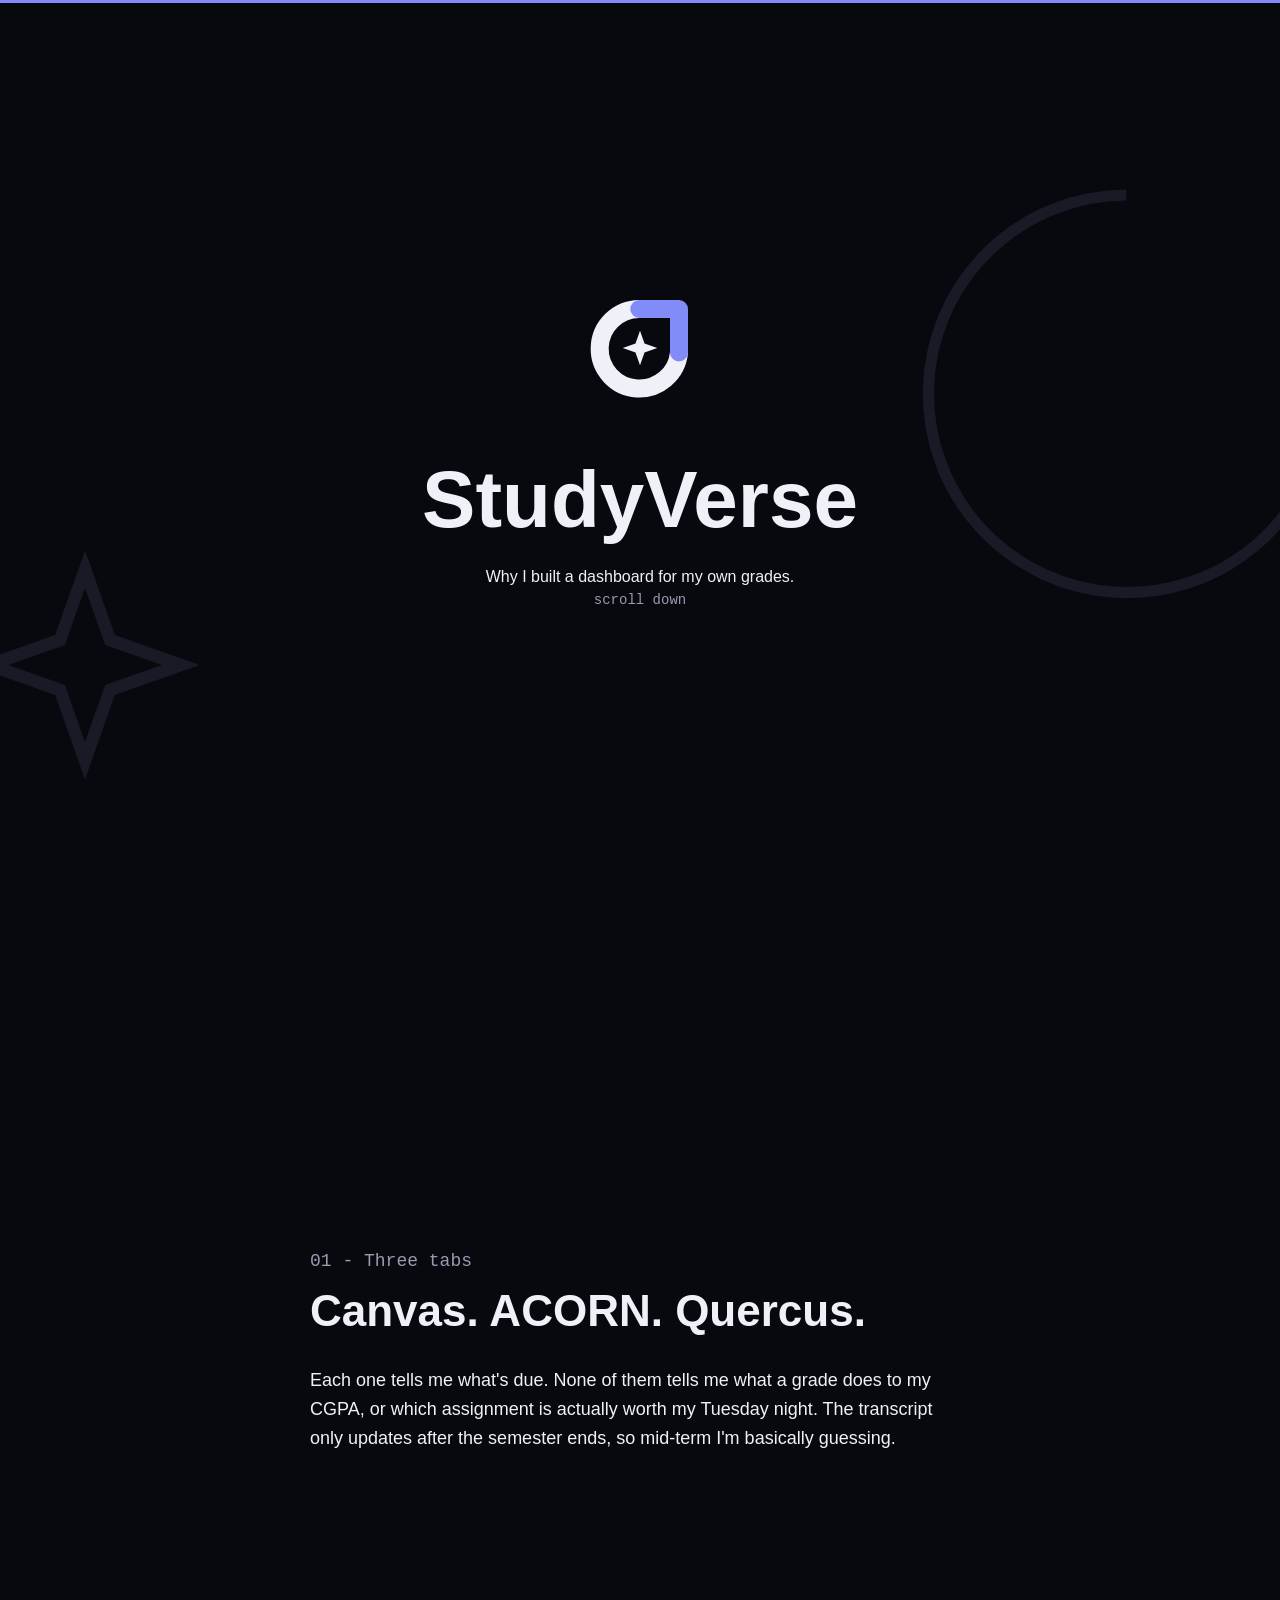
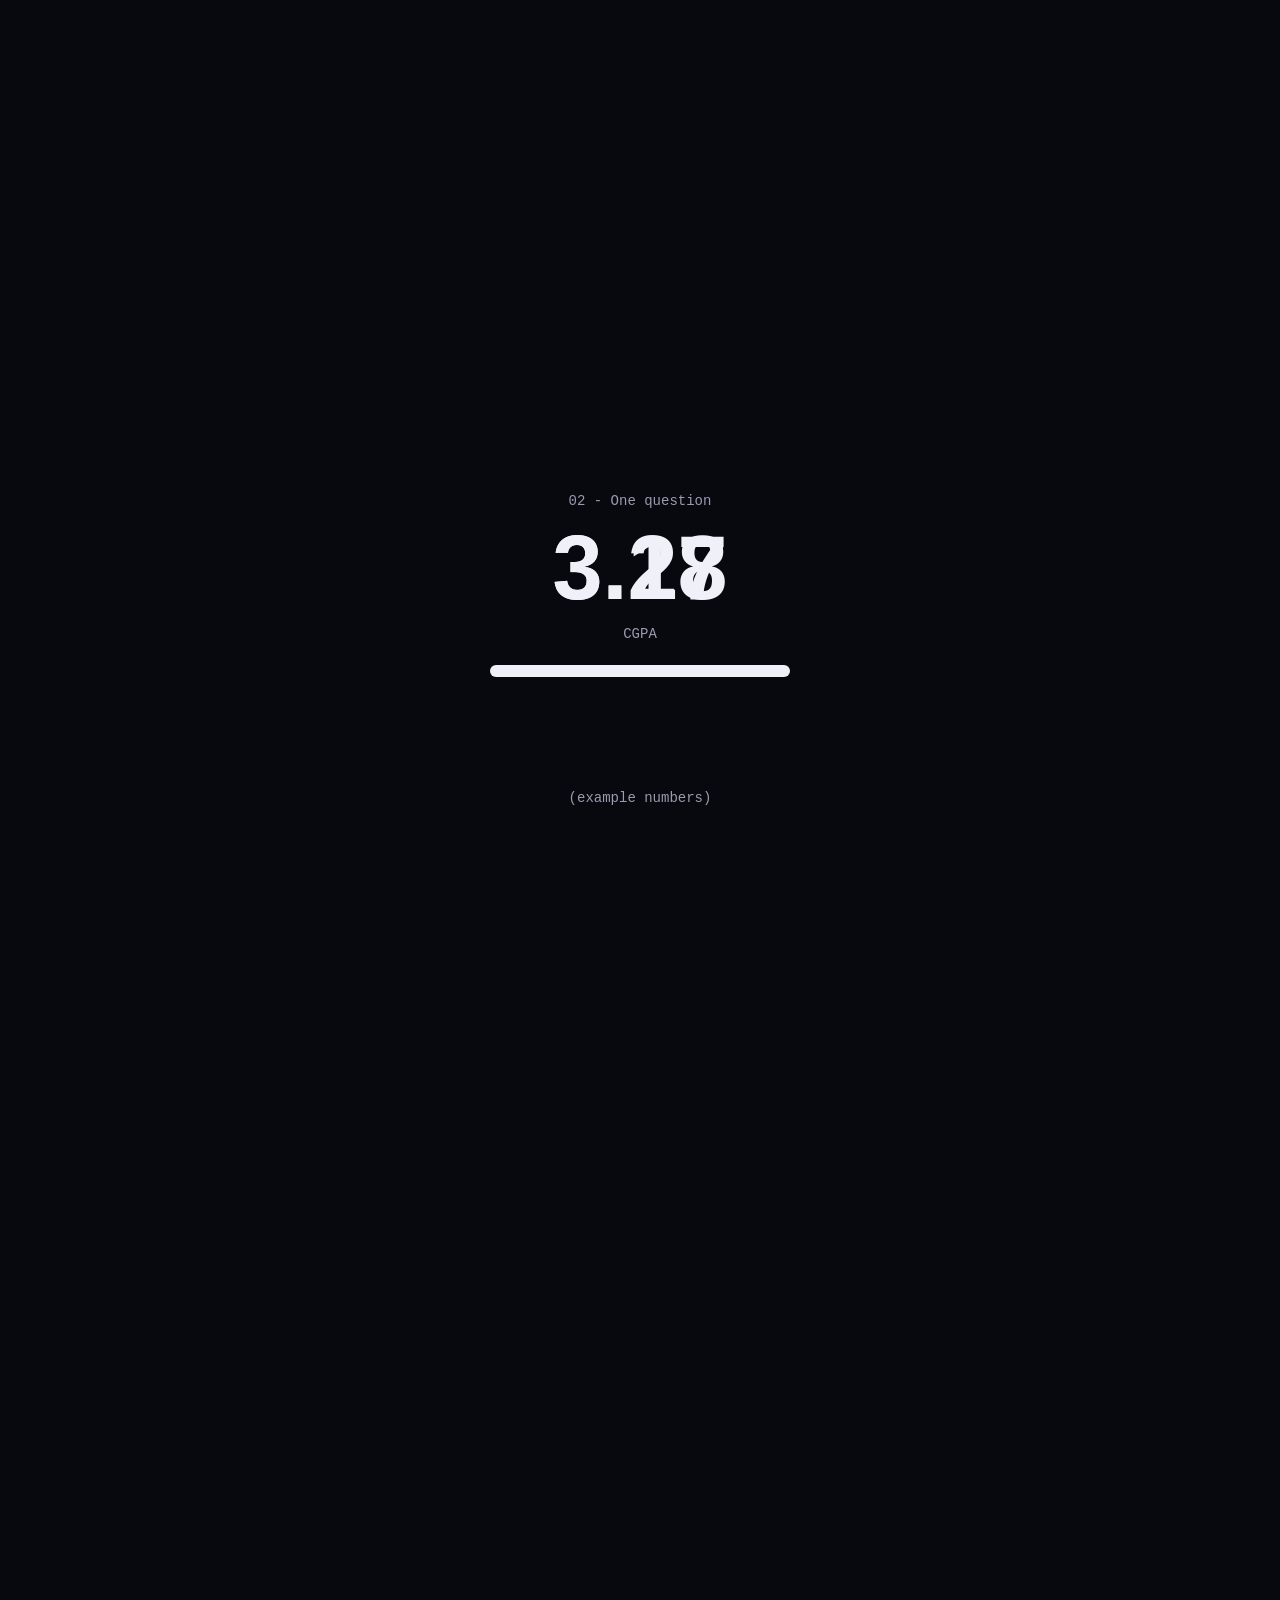
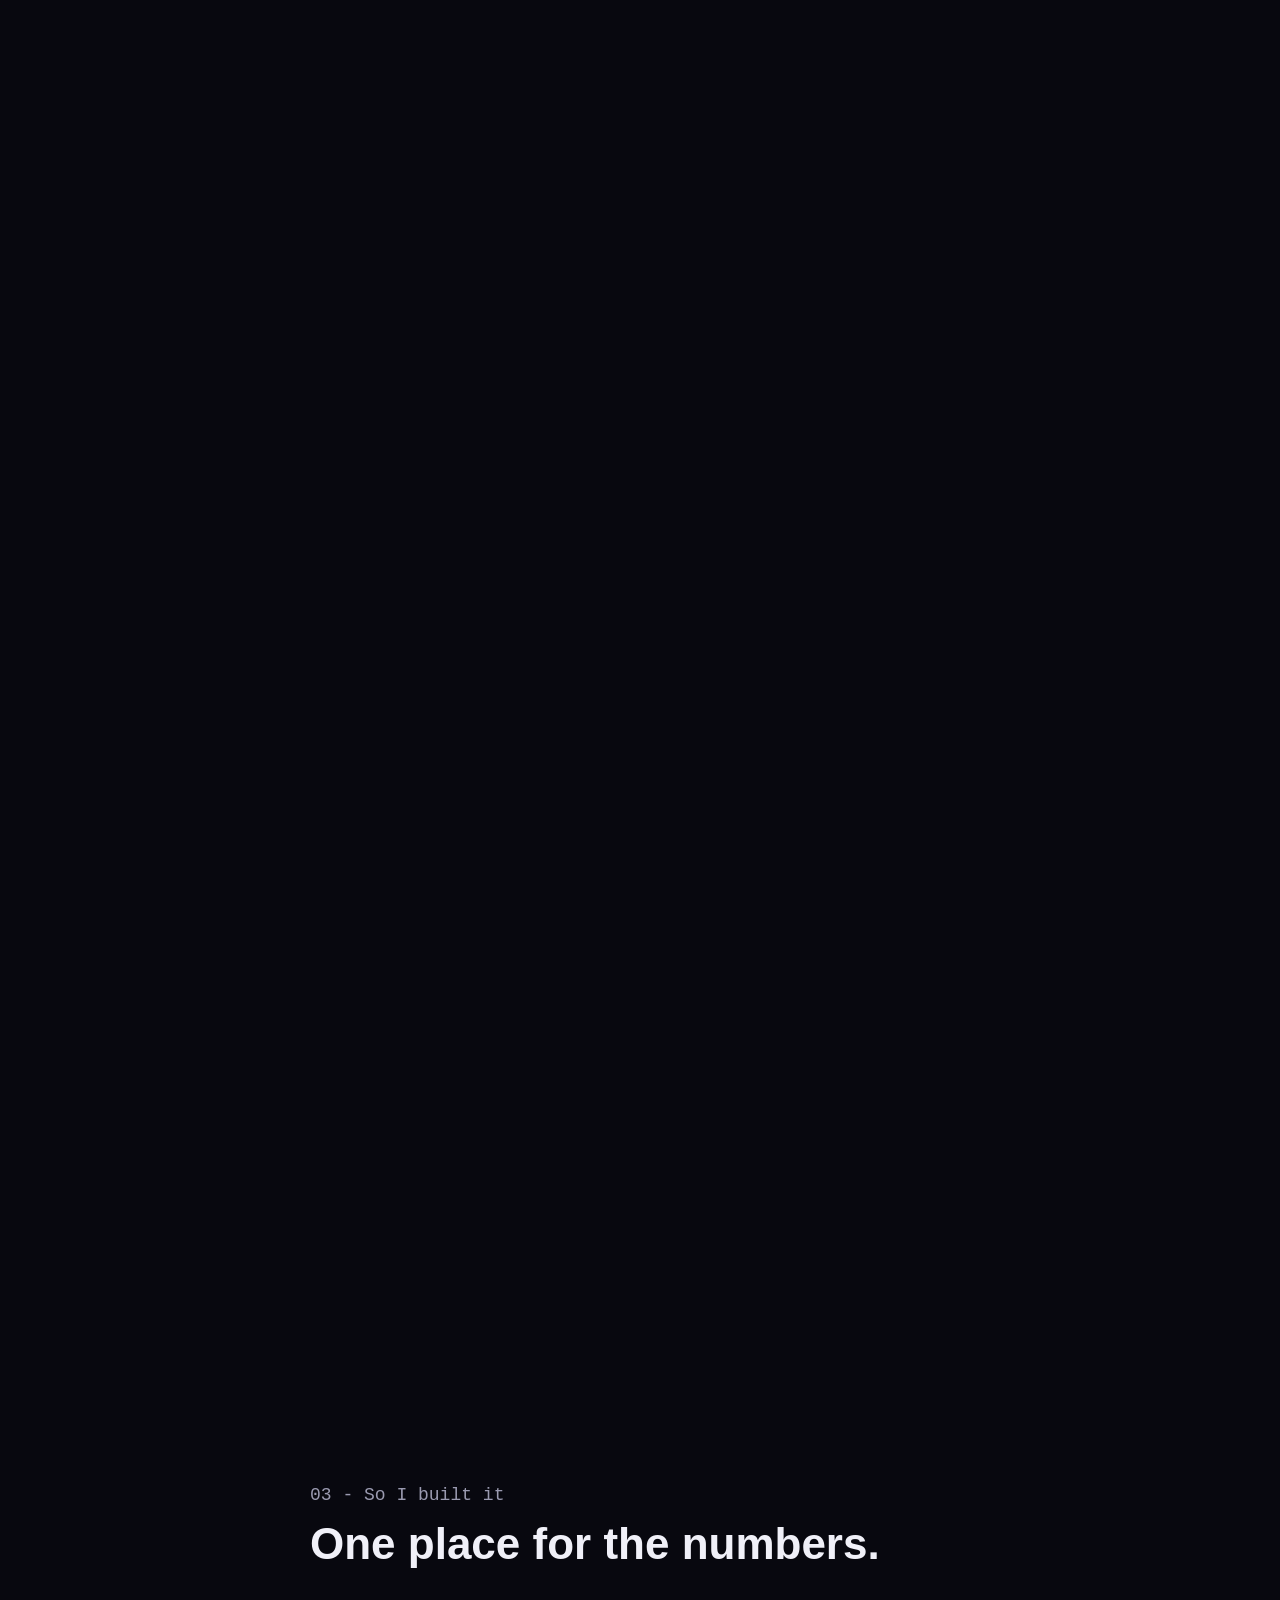
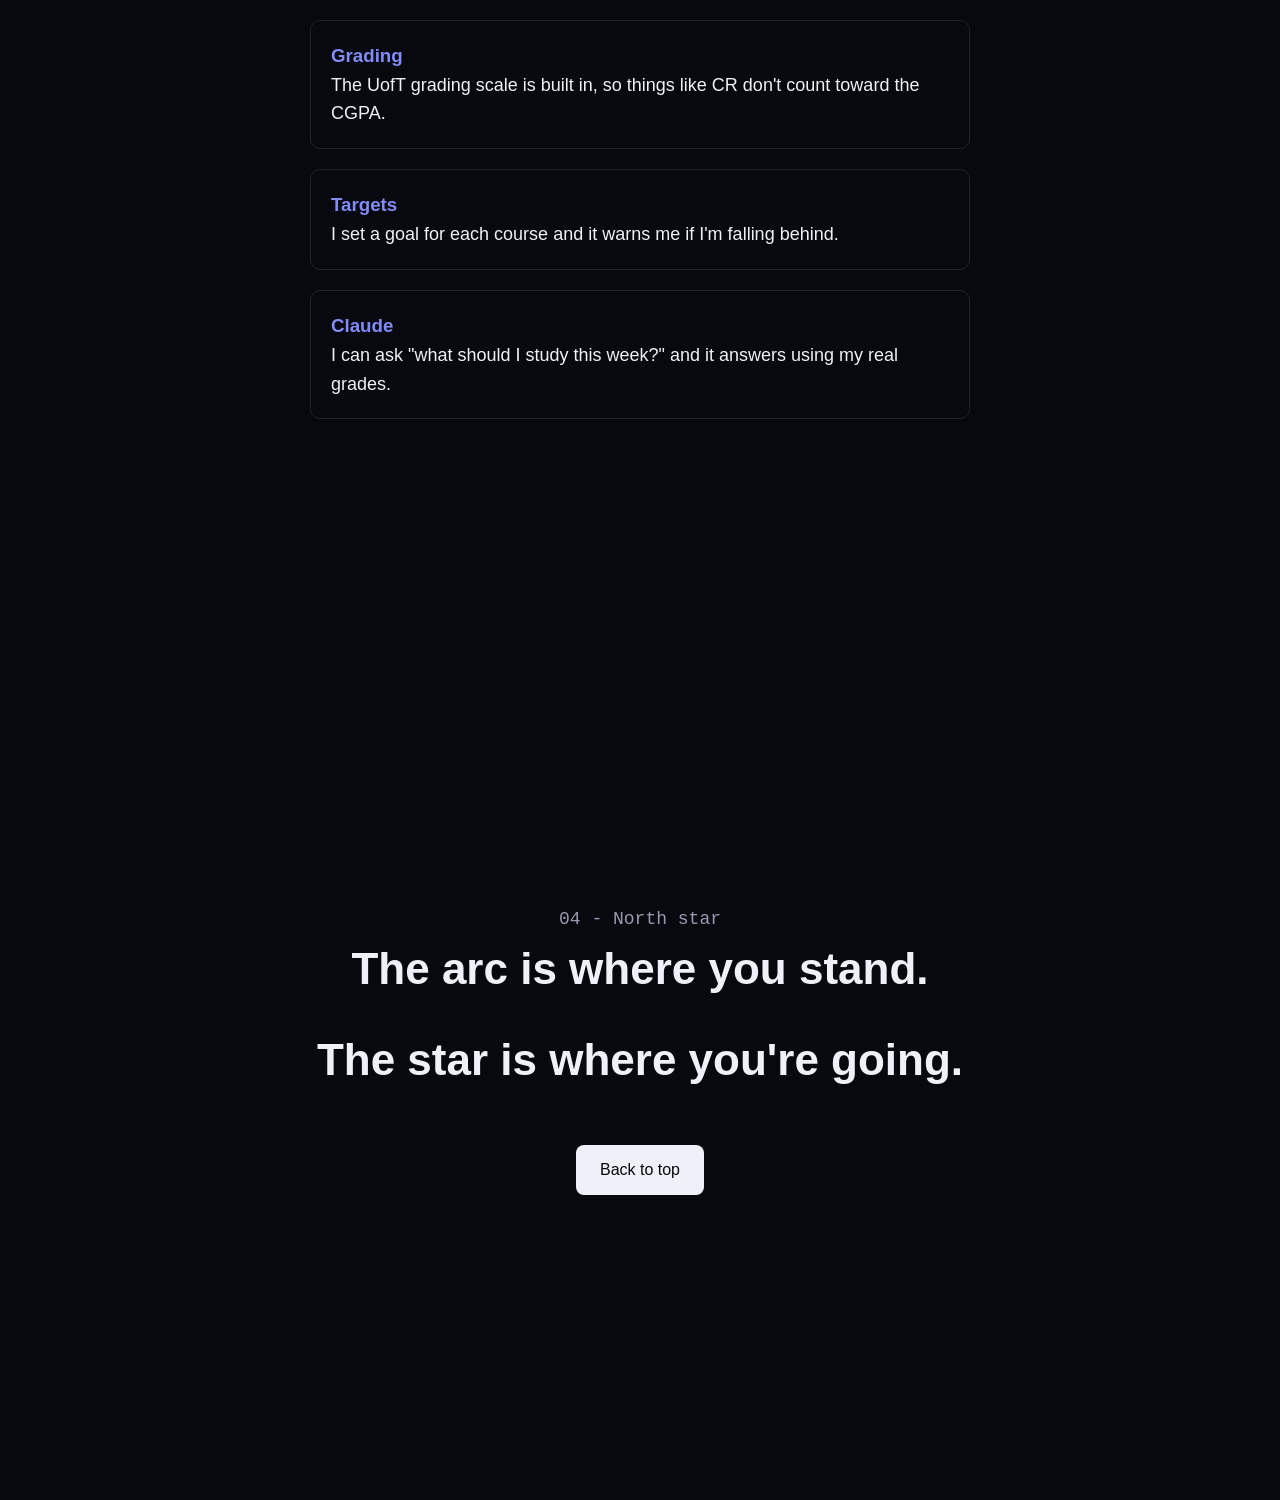
<file: docs/index.html>
<!DOCTYPE html>
<html lang="en">
<head>
  <meta charset="UTF-8">
  <meta name="viewport" content="width=device-width, initial-scale=1.0">
  <title>StudyVerse Story</title>
  <link rel="stylesheet" href="style.css">
</head>
<body id="top">

  <!-- progress bar at the top -->
  <div id="progress"></div>

  <!-- background layer: big faint shapes from the logo, they scroll slower than the page -->
  <div class="background">
    <svg class="bg-arc" viewBox="0 0 160 160">
      <path d="M132 86 A53 53 0 1 1 79 28"/>
    </svg>
    <svg class="bg-star" viewBox="50 50 60 60">
      <path d="M80 57 L86 74 L103 80 L86 86 L80 103 L74 86 L57 80 L74 74 Z"/>
    </svg>
  </div>

  <!-- intro -->
  <header class="hero">
    <div class="logo-wrap">
      <img src="logo.svg" alt="StudyVerse logo" class="logo">
    </div>
    <div class="hero-text">
      <h1>StudyVerse</h1>
      <p>Why I built a dashboard for my own grades.</p>
      <p class="small">scroll down</p>
    </div>
  </header>

  <!-- chapter 1 -->
  <section class="chapter">
    <p class="small reveal">01 - Three tabs</p>
    <h2 class="reveal">Canvas. ACORN. Quercus.</h2>
    <p class="reveal">Each one tells me what's due. None of them tells me what a grade does
      to my CGPA, or which assignment is actually worth my Tuesday night. The transcript
      only updates after the semester ends, so mid-term I'm basically guessing.</p>
  </section>

  <!-- chapter 2 (sticky section) -->
  <section id="sticky-section">
    <div class="sticky-box">
      <p class="small">02 - One question</p>

      <div class="numbers">
        <p class="number first">3.18</p>
        <p class="number second">3.27</p>
      </div>
      <p class="small">CGPA</p>

      <div class="bar-back"><div id="bar-fill"></div></div>

      <div class="captions">
        <p class="caption cap1">Say I get an 84 on the midterm.</p>
        <p class="caption cap2">My course grade goes up to 81 and my CGPA goes to 3.27.</p>
        <p class="caption cap3">My target is still possible, and now I actually know it.</p>
      </div>
      <p class="small">(example numbers)</p>
    </div>
  </section>

  <!-- chapter 3 -->
  <section class="chapter">
    <p class="small reveal">03 - So I built it</p>
    <h2 class="reveal">One place for the numbers.</h2>
    <div class="box reveal-left">
      <h3>Grading</h3>
      <p>The UofT grading scale is built in, so things like CR don't count toward the CGPA.</p>
    </div>
    <div class="box reveal-right">
      <h3>Targets</h3>
      <p>I set a goal for each course and it warns me if I'm falling behind.</p>
    </div>
    <div class="box reveal-left">
      <h3>Claude</h3>
      <p>I can ask "what should I study this week?" and it answers using my real grades.</p>
    </div>
  </section>

  <!-- chapter 4 -->
  <section class="chapter ending">
    <p class="small reveal">04 - North star</p>
    <h2 class="reveal">The arc is where you stand.</h2>
    <h2 class="reveal">The star is where you're going.</h2>
    <a href="#top" class="button reveal">Back to top</a>
  </section>

</body>
</html>
</file>
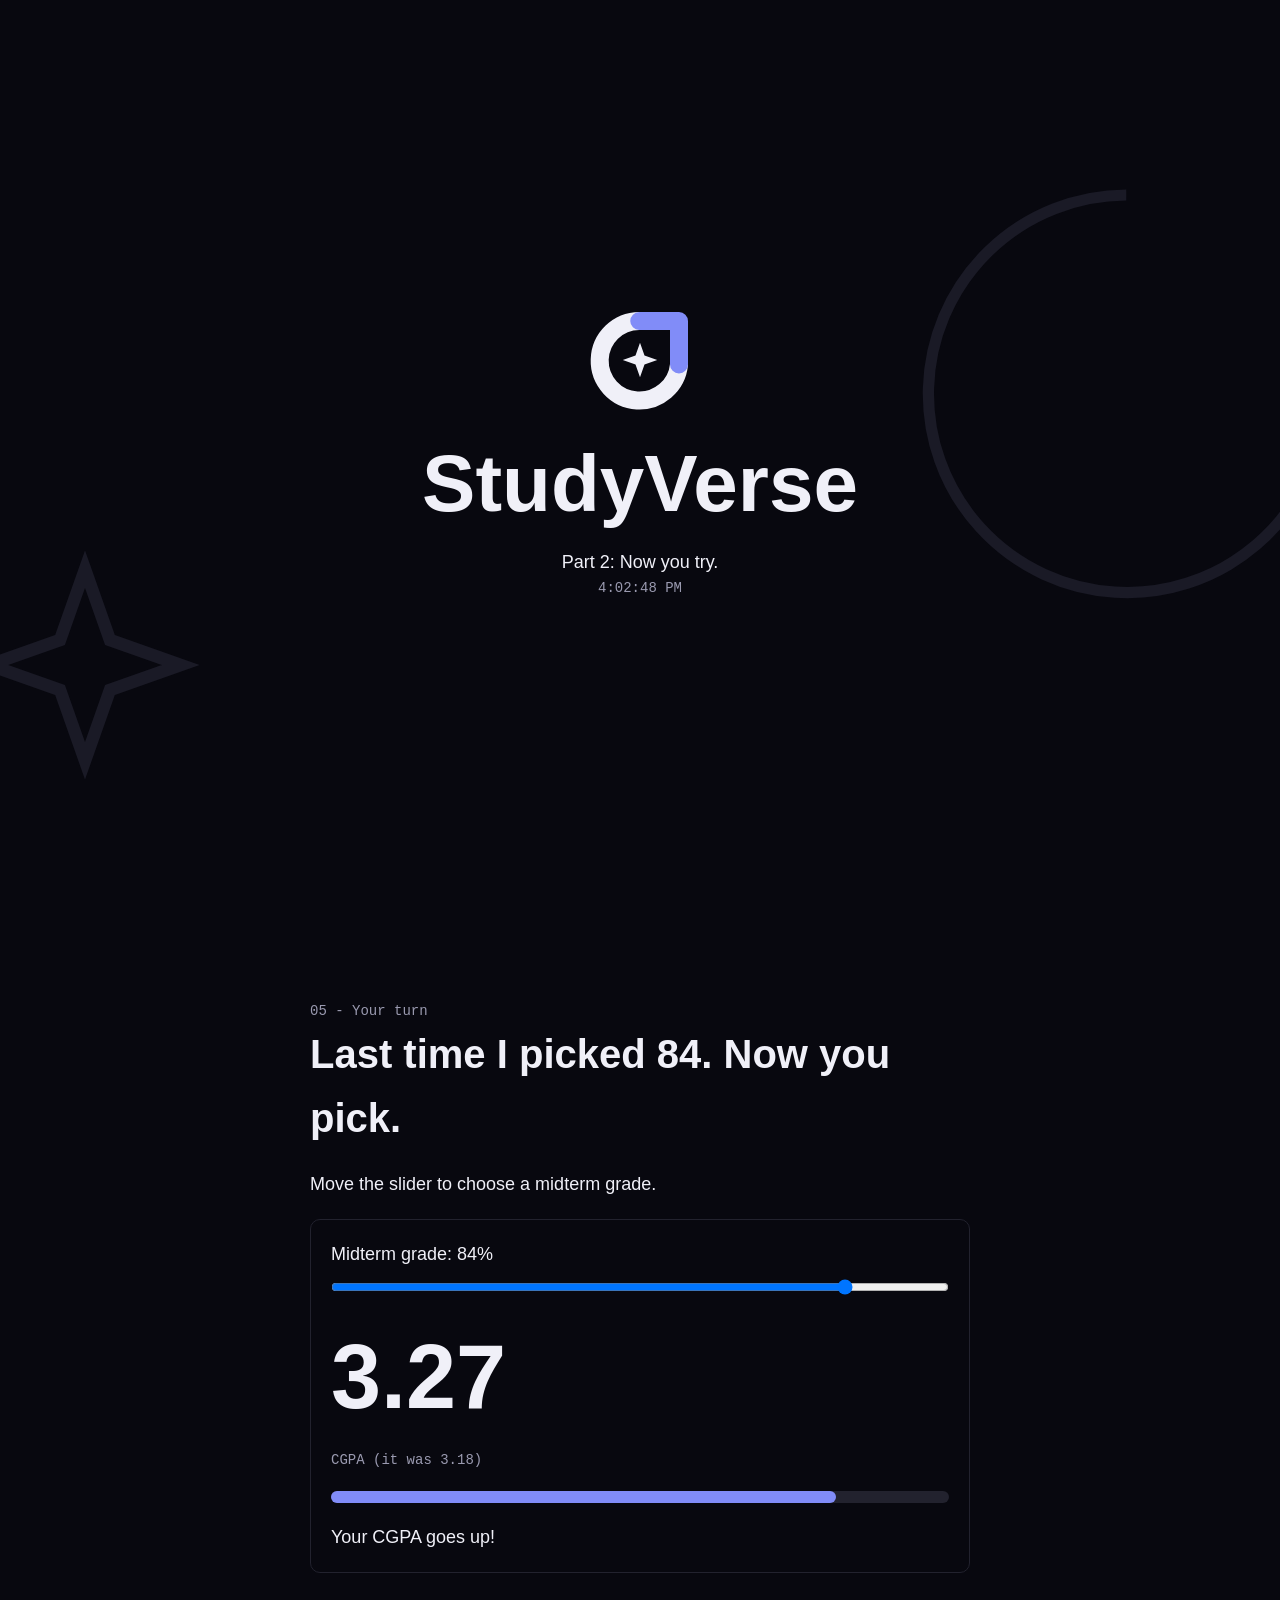
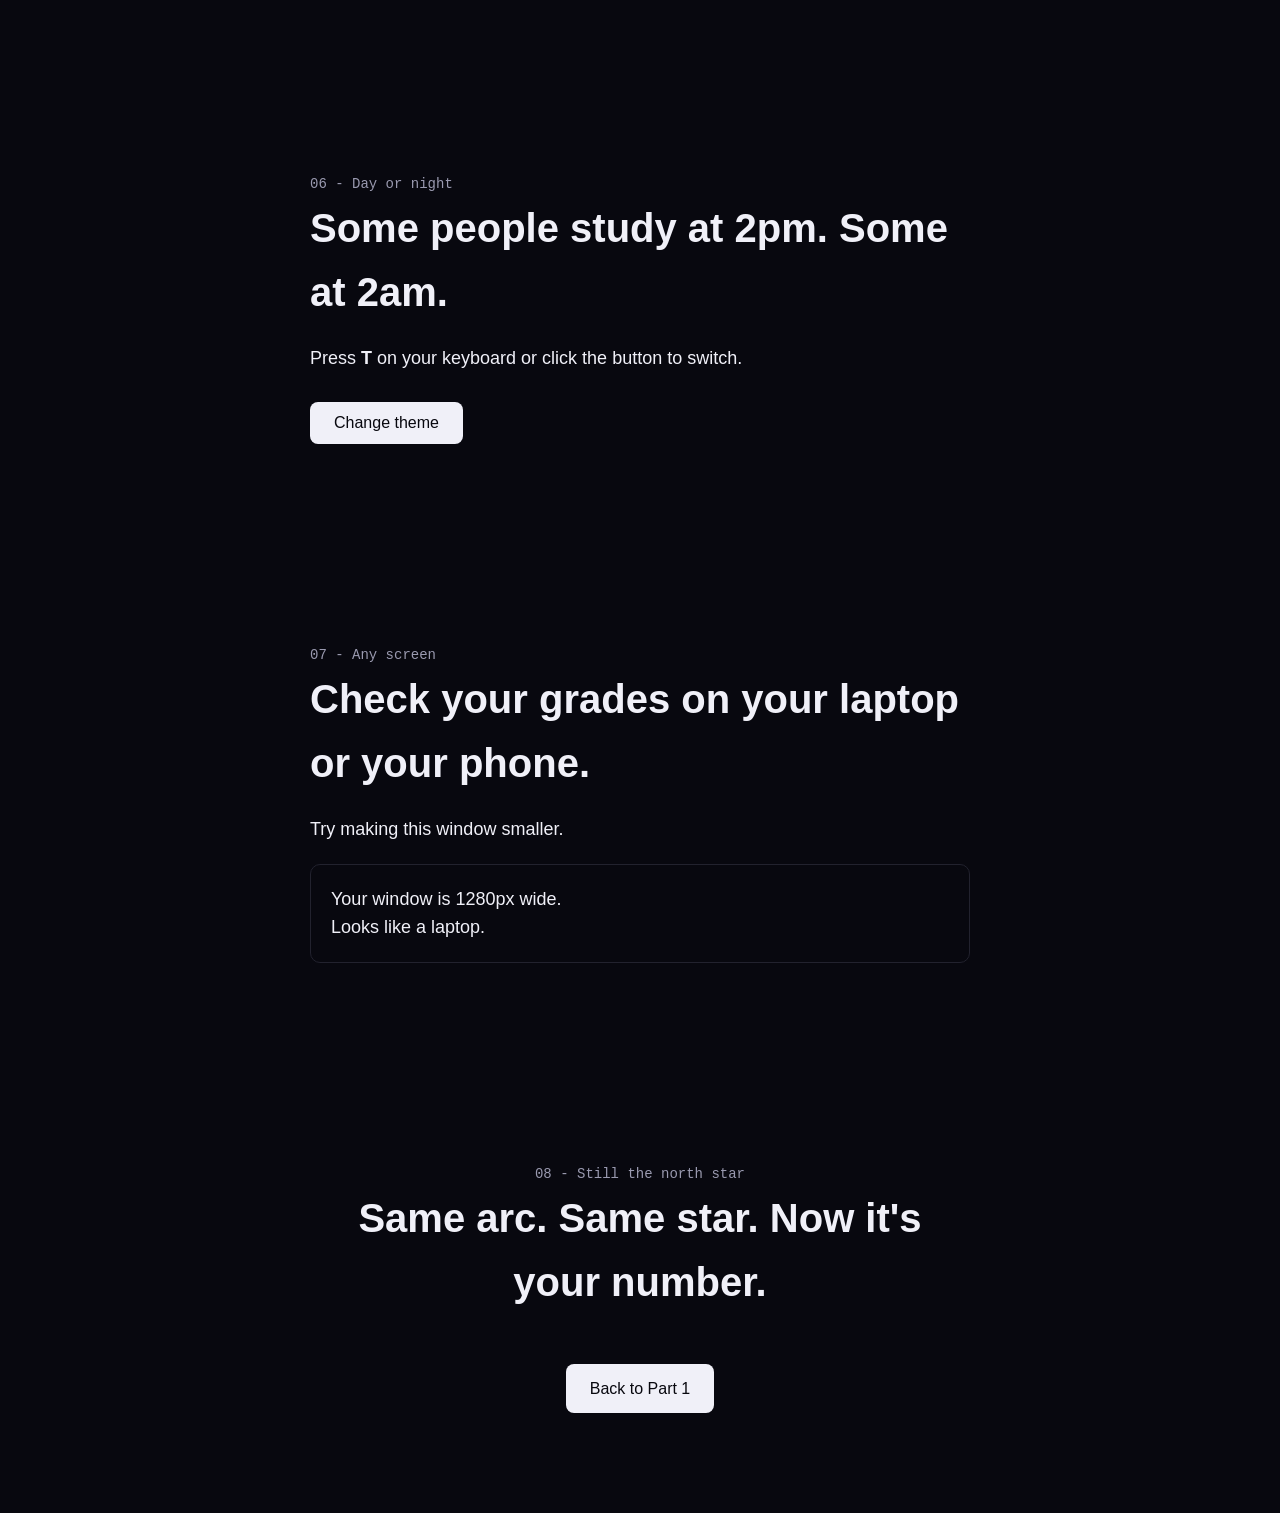
<file: Lab-2-StudyVerse/index.html>
<!DOCTYPE html>
<html lang="en">
<head>
  <meta charset="UTF-8">
  <meta name="viewport" content="width=device-width, initial-scale=1.0">
  <title>StudyVerse Part 2</title>
  <link rel="stylesheet" href="styles.css">
</head>
<body>

  <!-- same faint arc and star from part 1 -->
  <div class="background">
    <svg class="bg-arc" viewBox="0 0 160 160">
      <path d="M132 86 A53 53 0 1 1 79 28"/>
    </svg>
    <svg class="bg-star" viewBox="50 50 60 60">
      <path d="M80 57 L86 74 L103 80 L86 86 L80 103 L74 86 L57 80 L74 74 Z"/>
    </svg>
  </div>

  <!-- intro -->
  <header class="hero">
    <img src="logo.svg" alt="StudyVerse logo" class="logo">
    <h1>StudyVerse</h1>
    <p>Part 2: Now you try.</p>
    <p class="small" id="clock">00:00:00</p>
  </header>

  <!-- chapter 5: mouse -->
  <section class="chapter">
    <p class="small">05 - Your turn</p>
    <h2>Last time I picked 84. Now you pick.</h2>
    <p>Move the slider to choose a midterm grade.</p>

    <div class="box">
      <p>Midterm grade: <span id="grade">84</span>%</p>
      <input type="range" id="slider" min="0" max="100" value="84">

      <p class="number" id="cgpa">3.27</p>
      <p class="small">CGPA (it was 3.18)</p>

      <div class="bar-back"><div id="bar-fill"></div></div>
      <p id="message">Your CGPA goes up!</p>
    </div>
  </section>

  <!-- chapter 6: keyboard -->
  <section class="chapter">
    <p class="small">06 - Day or night</p>
    <h2>Some people study at 2pm. Some at 2am.</h2>
    <p>Press <b>T</b> on your keyboard or click the button to switch.</p>
    <button id="theme-button" class="button">Change theme</button>
  </section>

  <!-- chapter 7: window -->
  <section class="chapter">
    <p class="small">07 - Any screen</p>
    <h2>Check your grades on your laptop or your phone.</h2>
    <p>Try making this window smaller.</p>

    <div class="box">
      <p>Your window is <span id="width">0</span>px wide.</p>
      <p id="screen-type">Looks like a laptop.</p>
    </div>
  </section>

  <!-- ending -->
  <section class="chapter ending">
    <p class="small">08 - Still the north star</p>
    <h2>Same arc. Same star. Now it's your number.</h2>
    <a href="../Lab-1-Studyverse/index.html" class="button">Back to Part 1</a>
  </section>

  <script src="script.js"></script>
</body>
</html>
</file>
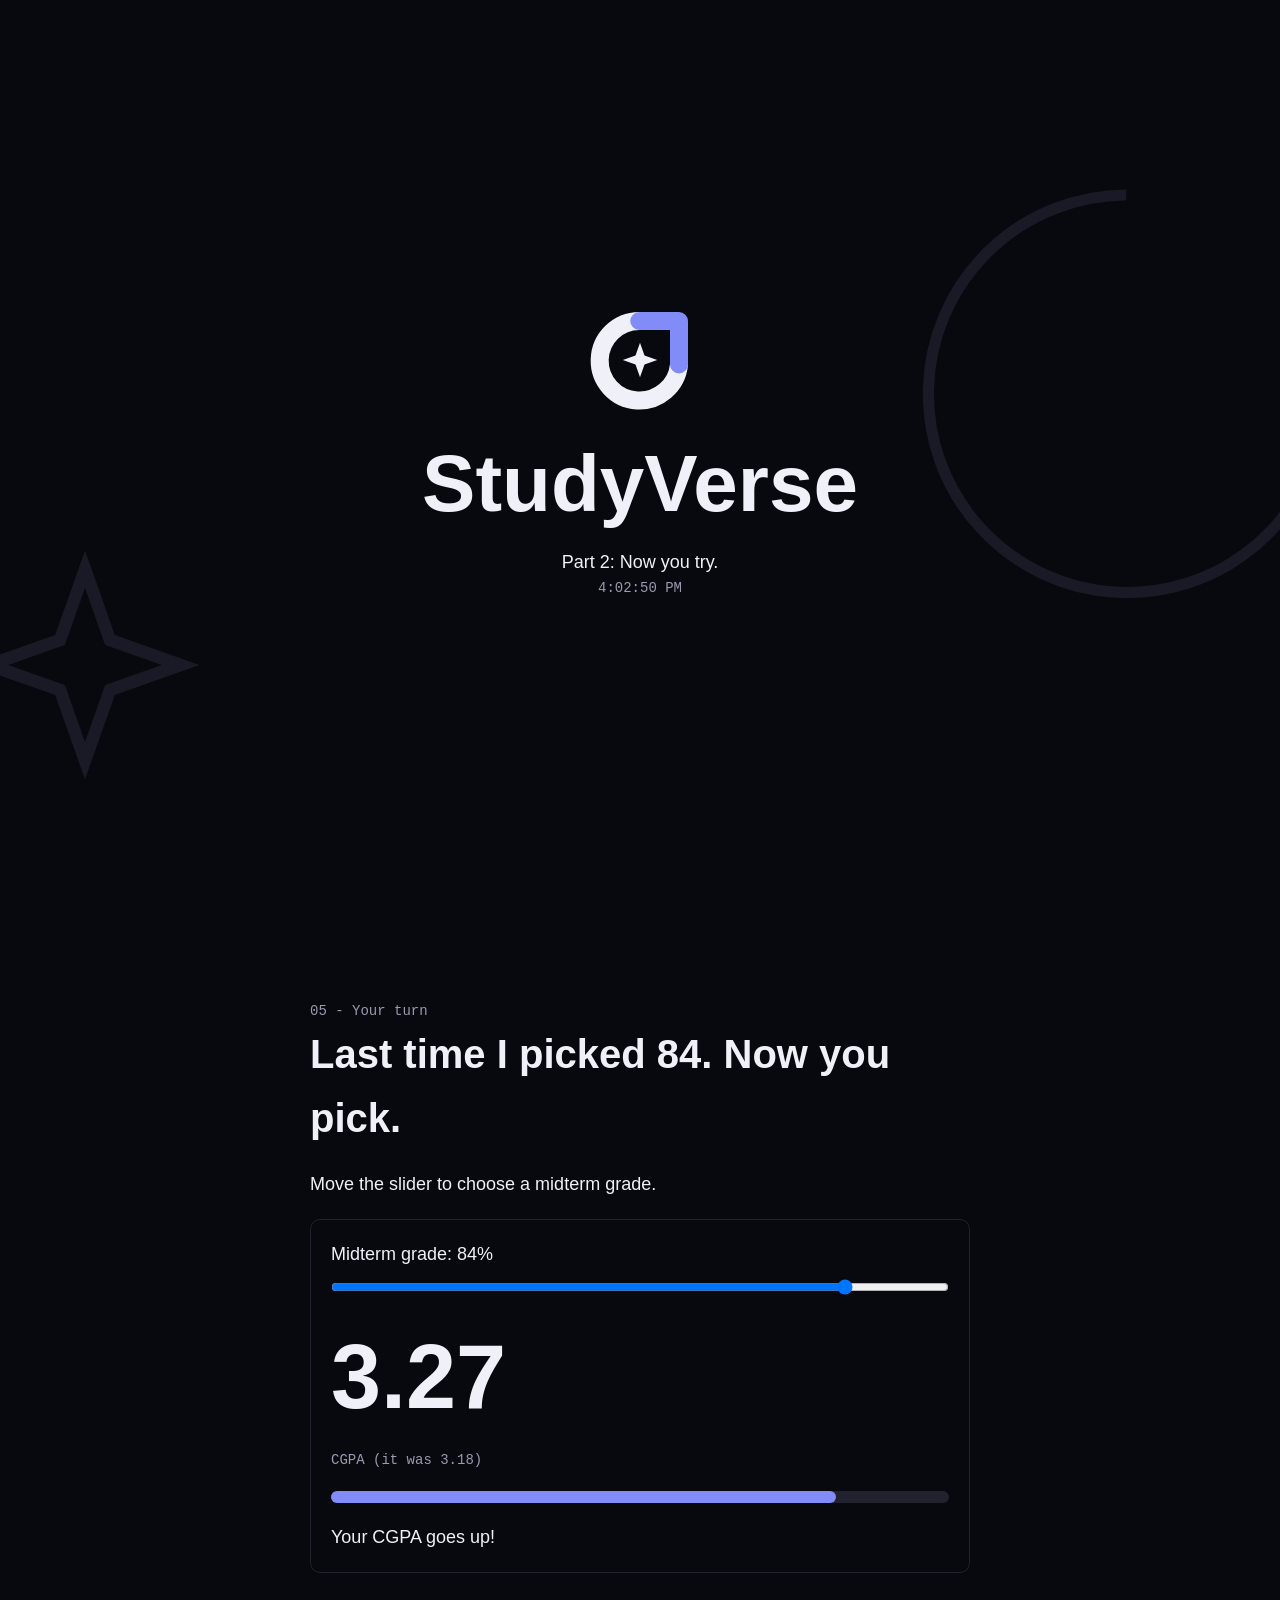
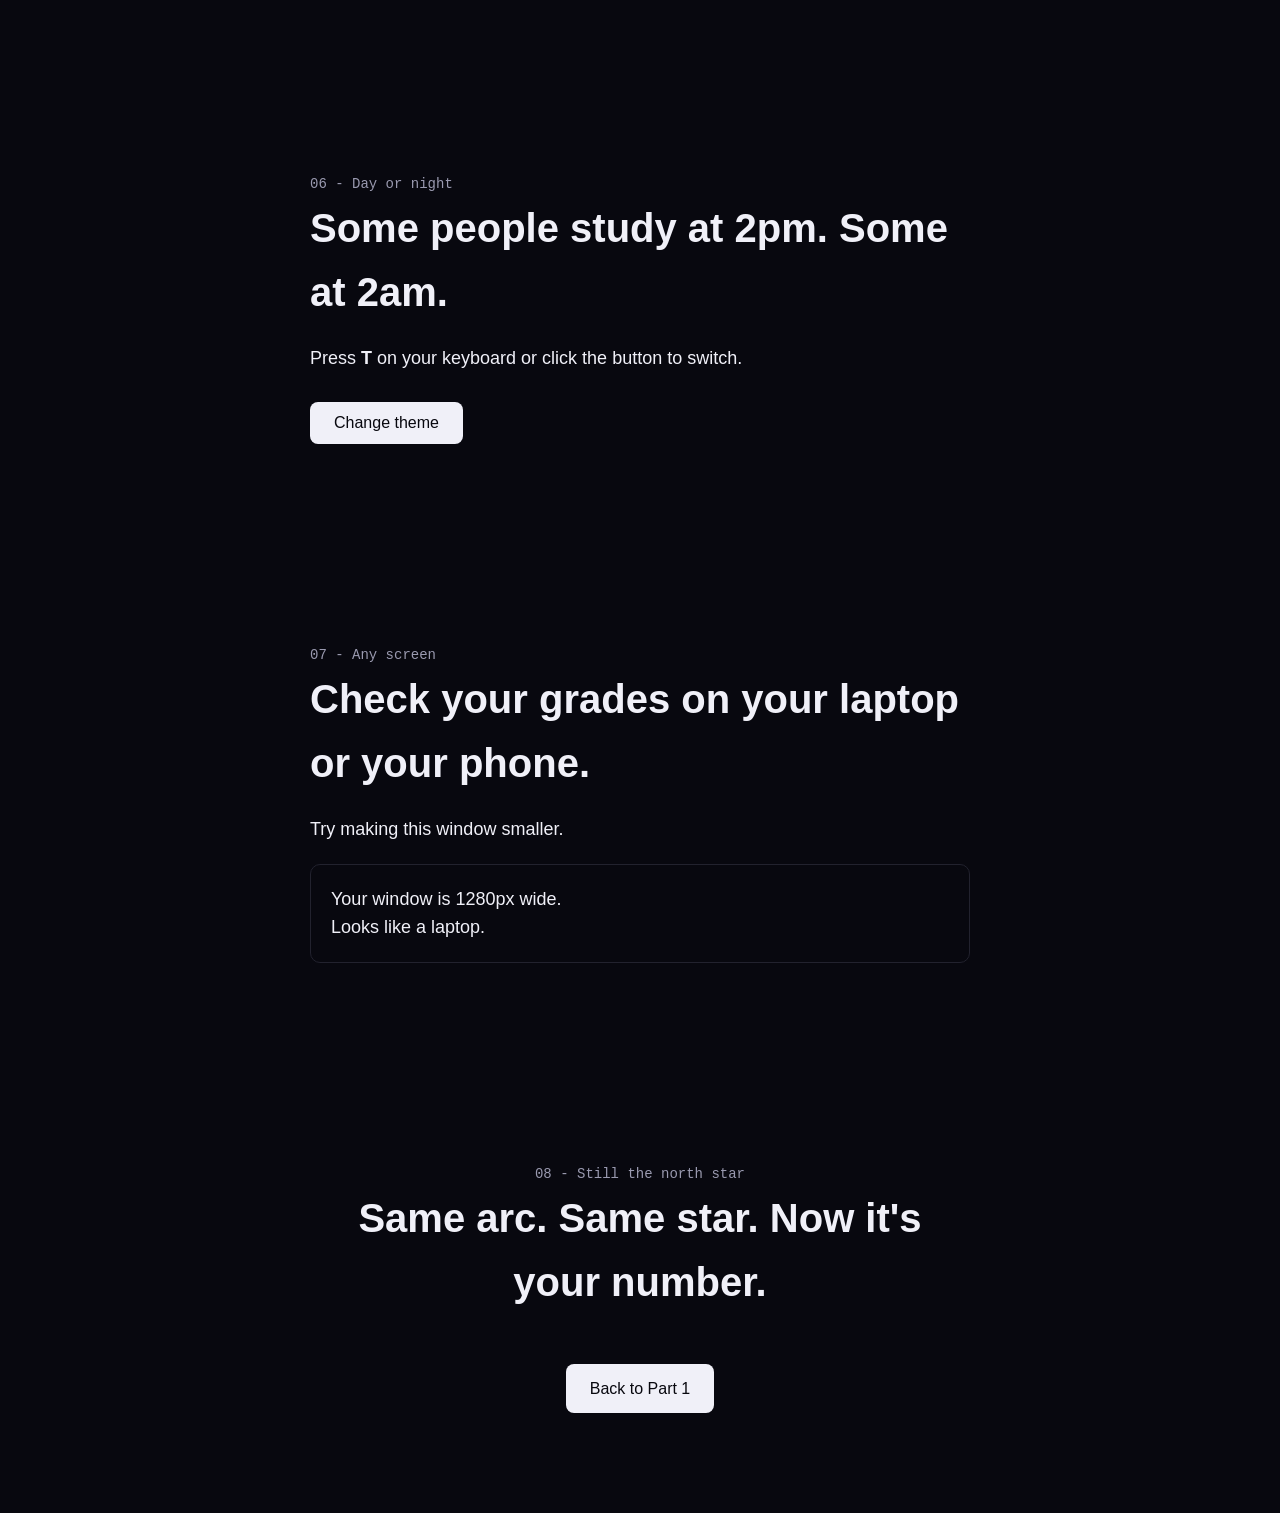
<file: docs/lab-2/index.html>
<!DOCTYPE html>
<html lang="en">
<head>
  <meta charset="UTF-8">
  <meta name="viewport" content="width=device-width, initial-scale=1.0">
  <title>StudyVerse Part 2</title>
  <link rel="stylesheet" href="styles.css">
</head>
<body>

  <!-- same faint arc and star from part 1 -->
  <div class="background">
    <svg class="bg-arc" viewBox="0 0 160 160">
      <path d="M132 86 A53 53 0 1 1 79 28"/>
    </svg>
    <svg class="bg-star" viewBox="50 50 60 60">
      <path d="M80 57 L86 74 L103 80 L86 86 L80 103 L74 86 L57 80 L74 74 Z"/>
    </svg>
  </div>

  <!-- intro -->
  <header class="hero">
    <img src="logo.svg" alt="StudyVerse logo" class="logo">
    <h1>StudyVerse</h1>
    <p>Part 2: Now you try.</p>
    <p class="small" id="clock">00:00:00</p>
  </header>

  <!-- chapter 5: mouse -->
  <section class="chapter">
    <p class="small">05 - Your turn</p>
    <h2>Last time I picked 84. Now you pick.</h2>
    <p>Move the slider to choose a midterm grade.</p>

    <div class="box">
      <p>Midterm grade: <span id="grade">84</span>%</p>
      <input type="range" id="slider" min="0" max="100" value="84">

      <p class="number" id="cgpa">3.27</p>
      <p class="small">CGPA (it was 3.18)</p>

      <div class="bar-back"><div id="bar-fill"></div></div>
      <p id="message">Your CGPA goes up!</p>
    </div>
  </section>

  <!-- chapter 6: keyboard -->
  <section class="chapter">
    <p class="small">06 - Day or night</p>
    <h2>Some people study at 2pm. Some at 2am.</h2>
    <p>Press <b>T</b> on your keyboard or click the button to switch.</p>
    <button id="theme-button" class="button">Change theme</button>
  </section>

  <!-- chapter 7: window -->
  <section class="chapter">
    <p class="small">07 - Any screen</p>
    <h2>Check your grades on your laptop or your phone.</h2>
    <p>Try making this window smaller.</p>

    <div class="box">
      <p>Your window is <span id="width">0</span>px wide.</p>
      <p id="screen-type">Looks like a laptop.</p>
    </div>
  </section>

  <!-- ending -->
  <section class="chapter ending">
    <p class="small">08 - Still the north star</p>
    <h2>Same arc. Same star. Now it's your number.</h2>
    <a href="../" class="button">Back to Part 1</a>
  </section>

  <script src="script.js"></script>
</body>
</html>
</file>
<file: docs/style.css>
* {
  margin: 0;
  padding: 0;
  box-sizing: border-box;
}

html {
  scroll-behavior: smooth;
}

body {
  background-color: #08080F;
  color: #F0F0F8;
  font-family: Arial, Helvetica, sans-serif;
  line-height: 1.6;
  overflow-x: hidden;
}

h1 {
  font-size: 80px;
  margin-top: 20px;
}

h2 {
  font-size: 44px;
  margin-bottom: 20px;
}

.small {
  font-family: "Courier New", monospace;
  font-size: 14px;
  color: #9a9ab0;
}

/* ============ SCROLL ANIMATIONS ============
   animation-timeline: scroll() = the animation follows the page scroll
   animation-timeline: view()   = the animation follows an element moving through the screen
   (animation-timeline has to come AFTER animation, or it gets reset) */

/* progress bar */
#progress {
  position: fixed;
  top: 0;
  left: 0;
  width: 100%;
  height: 3px;
  background-color: #818CF8;
  transform-origin: left;
  z-index: 10;
  animation: grow linear;
  animation-timeline: scroll(root);
}

@keyframes grow {
  from { transform: scaleX(0); }
  to { transform: scaleX(1); }
}

/* background layer (behind everything) */
.background {
  position: fixed;
  top: 0;
  left: 0;
  width: 100%;
  height: 100%;
  z-index: -1;
}

.background path {
  fill: none;
  stroke: #1a1a26;
  stroke-width: 3;
}

.bg-arc {
  position: absolute;
  width: 600px;
  top: 10%;
  right: -150px;
  animation: slowUp linear;
  animation-timeline: scroll(root);
}

.bg-star {
  position: absolute;
  width: 250px;
  top: 60%;
  left: -40px;
  animation: fastUp linear;
  animation-timeline: scroll(root);
}

/* the arc moves slower than the star, so they look like different layers */
@keyframes slowUp {
  from { transform: translateY(0); }
  to { transform: translateY(-40vh) rotate(40deg); }
}

@keyframes fastUp {
  from { transform: translateY(0); }
  to { transform: translateY(-120vh) rotate(-90deg); }
}

/* intro */
.hero {
  height: 100vh;
  display: flex;
  flex-direction: column;
  justify-content: center;
  align-items: center;
  text-align: center;
}

.logo {
  width: 120px;
  animation: fadeIn 1.5s;
}

@keyframes fadeIn {
  from {
    opacity: 0;
    transform: scale(0.5);
  }
  to {
    opacity: 1;
    transform: scale(1);
  }
}

/* parallax: the logo moves down faster than the text while it fades out */
.logo-wrap {
  animation: logoAway linear both;
  animation-timeline: scroll(root);
  animation-range: 0 100vh;
}

.hero-text {
  animation: textAway linear both;
  animation-timeline: scroll(root);
  animation-range: 0 100vh;
}

@keyframes logoAway {
  to {
    transform: translateY(60vh);
    opacity: 0;
  }
}

@keyframes textAway {
  to {
    transform: translateY(30vh);
    opacity: 0;
  }
}

/* chapters */
.chapter {
  min-height: 100vh;
  max-width: 700px;
  margin: 0 auto;
  padding: 80px 20px;
  display: flex;
  flex-direction: column;
  justify-content: center;
}

.chapter p {
  font-size: 18px;
}

.box {
  border: 1px solid #22222e;
  border-radius: 10px;
  padding: 20px;
  margin-top: 20px;
  background-color: #08080F;
  transition: border-color 0.3s, transform 0.3s;
}

.box:hover {
  border-color: #818CF8;
  transform: translateY(-5px);
}

.box h3 {
  color: #818CF8;
}

.ending {
  text-align: center;
  align-items: center;
}

/* reveal on scroll */
.reveal {
  animation: fadeUp linear both;
  animation-timeline: view();
  animation-range: entry 0% cover 30%;
}

.reveal-left {
  animation: fromLeft linear both;
  animation-timeline: view();
  animation-range: entry 0% cover 30%;
}

.reveal-right {
  animation: fromRight linear both;
  animation-timeline: view();
  animation-range: entry 0% cover 30%;
}

@keyframes fadeUp {
  from {
    opacity: 0;
    transform: translateY(40px);
  }
  to {
    opacity: 1;
    transform: translateY(0);
  }
}

@keyframes fromLeft {
  from {
    opacity: 0;
    transform: translateX(-80px);
  }
  to {
    opacity: 1;
    transform: translateX(0);
  }
}

@keyframes fromRight {
  from {
    opacity: 0;
    transform: translateX(80px);
  }
  to {
    opacity: 1;
    transform: translateX(0);
  }
}

/* sticky section */
#sticky-section {
  height: 300vh;
  view-timeline: --story;
}

.sticky-box {
  position: sticky;
  top: 0;
  height: 100vh;
  display: flex;
  flex-direction: column;
  justify-content: center;
  align-items: center;
  text-align: center;
  padding: 20px;
}

/* the two numbers sit on top of each other and swap */
.numbers {
  position: relative;
  width: 300px;
  height: 110px;
}

.number {
  position: absolute;
  width: 100%;
  font-size: 90px;
  font-weight: bold;
  line-height: 110px;
}

.bar-back {
  width: 300px;
  height: 12px;
  background-color: #22222e;
  border-radius: 6px;
  margin: 20px 0;
  overflow: hidden;
}

#bar-fill {
  width: 100%;
  height: 100%;
  background-color: #F0F0F8;
  transform-origin: left;
  animation: fillBar linear both;
  animation-timeline: --story;
  animation-range: contain 0% contain 100%;
}

/* 3.18 out of 4 = 79.5%, 3.27 out of 4 = 81.75% */
@keyframes fillBar {
  0% { transform: scaleX(0); }
  30% { transform: scaleX(0.795); }
  40% { transform: scaleX(0.795); }
  65% { transform: scaleX(0.8175); background-color: #F0F0F8; }
  75% { background-color: #818CF8; }
  100% { transform: scaleX(0.8175); background-color: #818CF8; }
}

/* captions sit on top of each other and take turns */
.captions {
  position: relative;
  width: 400px;
  max-width: 90vw;
  height: 90px;
}

.caption {
  position: absolute;
  width: 100%;
  font-size: 24px;
  opacity: 0;
}

.first,
.cap1 {
  animation: showFirst linear both;
  animation-timeline: --story;
  animation-range: contain 0% contain 40%;
}

.cap2 {
  animation: showMiddle linear both;
  animation-timeline: --story;
  animation-range: contain 40% contain 70%;
}

.second,
.cap3 {
  animation: showLast linear both;
  animation-timeline: --story;
  animation-range: contain 70% contain 100%;
}

.second {
  animation-range: contain 40% contain 100%;
}

@keyframes showFirst {
  0% { opacity: 1; }
  85% { opacity: 1; }
  100% { opacity: 0; }
}

@keyframes showMiddle {
  0% { opacity: 0; }
  15% { opacity: 1; }
  85% { opacity: 1; }
  100% { opacity: 0; }
}

@keyframes showLast {
  0% { opacity: 0; }
  15% { opacity: 1; }
  100% { opacity: 1; }
}

/* button */
.button {
  display: inline-block;
  margin-top: 30px;
  padding: 12px 24px;
  font-size: 16px;
  background-color: #F0F0F8;
  color: #08080F;
  text-decoration: none;
  border-radius: 8px;
  transition: background-color 0.3s;
}

.button:hover {
  background-color: #818CF8;
}

/* older browsers without scroll animations: just show everything */
@supports not (animation-timeline: view()) {
  .first,
  .cap1,
  .cap2 {
    display: none;
  }
  .second,
  .cap3 {
    opacity: 1;
  }
  #bar-fill {
    transform: scaleX(0.8175);
  }
  #progress {
    display: none;
  }
}

/* phones */
@media (max-width: 600px) {
  h1 {
    font-size: 50px;
  }
  h2 {
    font-size: 30px;
  }
  .number {
    font-size: 60px;
  }
  .bar-back {
    width: 220px;
  }
  .caption {
    font-size: 20px;
  }
  .bg-arc {
    width: 350px;
  }
}
</file>
<file: Lab-2-StudyVerse/styles.css>
* {
  margin: 0;
  padding: 0;
  box-sizing: border-box;
}

/* same colours and fonts as part 1 */
body {
  background-color: #08080F;
  color: #F0F0F8;
  font-family: Arial, Helvetica, sans-serif;
  line-height: 1.6;
  overflow-x: hidden;
}

/* the theme button adds this class to <body> */
.light {
  background-color: #F0F0F8;
  color: #08080F;
}

h1 {
  font-size: 80px;
}

h2 {
  font-size: 40px;
  margin-bottom: 20px;
}

p {
  font-size: 18px;
}

.small {
  font-family: "Courier New", monospace;
  font-size: 14px;
  color: #9a9ab0;
}

/* faint arc and star in the back */
.background {
  position: fixed;
  top: 0;
  left: 0;
  width: 100%;
  height: 100%;
  z-index: -1;
}

.background path {
  fill: none;
  stroke: #1a1a26;
  stroke-width: 3;
}

.bg-arc {
  position: absolute;
  width: 600px;
  top: 10%;
  right: -150px;
}

.bg-star {
  position: absolute;
  width: 250px;
  top: 60%;
  left: -40px;
}

/* intro */
.hero {
  height: 100vh;
  display: flex;
  flex-direction: column;
  justify-content: center;
  align-items: center;
  text-align: center;
}

.logo {
  width: 120px;
}

/* chapters */
.chapter {
  max-width: 700px;
  margin: 0 auto;
  padding: 100px 20px;
}

.ending {
  text-align: center;
}

.box {
  border: 1px solid #22222e;
  border-radius: 10px;
  padding: 20px;
  margin-top: 20px;
  transition: border-color 0.3s;
}

.box:hover {
  border-color: #818CF8;
}

/* calculator */
input {
  width: 100%;
  margin: 10px 0;
}

.number {
  font-size: 90px;
  font-weight: bold;
}

.bar-back {
  height: 12px;
  background-color: #22222e;
  border-radius: 6px;
  margin: 20px 0;
}

/* script.js changes the width */
#bar-fill {
  width: 81.75%;
  height: 100%;
  background-color: #818CF8;
  border-radius: 6px;
}

/* button (same as part 1) */
.button {
  display: inline-block;
  margin-top: 30px;
  padding: 12px 24px;
  font-size: 16px;
  background-color: #F0F0F8;
  color: #08080F;
  text-decoration: none;
  border: none;
  border-radius: 8px;
  cursor: pointer;
  transition: background-color 0.3s;
}

.button:hover {
  background-color: #818CF8;
}

/* flip the button colours in light mode so you can still see it */
.light .button {
  background-color: #08080F;
  color: #F0F0F8;
}

.light .button:hover {
  background-color: #818CF8;
}

/* phones */
@media (max-width: 600px) {
  h1 {
    font-size: 50px;
  }
  h2 {
    font-size: 30px;
  }
  .number {
    font-size: 60px;
  }
  .bg-arc {
    width: 350px;
  }
}
</file>
<file: docs/lab-2/styles.css>
* {
  margin: 0;
  padding: 0;
  box-sizing: border-box;
}

/* same colours and fonts as part 1 */
body {
  background-color: #08080F;
  color: #F0F0F8;
  font-family: Arial, Helvetica, sans-serif;
  line-height: 1.6;
  overflow-x: hidden;
}

/* the theme button adds this class to <body> */
.light {
  background-color: #F0F0F8;
  color: #08080F;
}

h1 {
  font-size: 80px;
}

h2 {
  font-size: 40px;
  margin-bottom: 20px;
}

p {
  font-size: 18px;
}

.small {
  font-family: "Courier New", monospace;
  font-size: 14px;
  color: #9a9ab0;
}

/* faint arc and star in the back */
.background {
  position: fixed;
  top: 0;
  left: 0;
  width: 100%;
  height: 100%;
  z-index: -1;
}

.background path {
  fill: none;
  stroke: #1a1a26;
  stroke-width: 3;
}

.bg-arc {
  position: absolute;
  width: 600px;
  top: 10%;
  right: -150px;
}

.bg-star {
  position: absolute;
  width: 250px;
  top: 60%;
  left: -40px;
}

/* intro */
.hero {
  height: 100vh;
  display: flex;
  flex-direction: column;
  justify-content: center;
  align-items: center;
  text-align: center;
}

.logo {
  width: 120px;
}

/* chapters */
.chapter {
  max-width: 700px;
  margin: 0 auto;
  padding: 100px 20px;
}

.ending {
  text-align: center;
}

.box {
  border: 1px solid #22222e;
  border-radius: 10px;
  padding: 20px;
  margin-top: 20px;
  transition: border-color 0.3s;
}

.box:hover {
  border-color: #818CF8;
}

/* calculator */
input {
  width: 100%;
  margin: 10px 0;
}

.number {
  font-size: 90px;
  font-weight: bold;
}

.bar-back {
  height: 12px;
  background-color: #22222e;
  border-radius: 6px;
  margin: 20px 0;
}

/* script.js changes the width */
#bar-fill {
  width: 81.75%;
  height: 100%;
  background-color: #818CF8;
  border-radius: 6px;
}

/* button (same as part 1) */
.button {
  display: inline-block;
  margin-top: 30px;
  padding: 12px 24px;
  font-size: 16px;
  background-color: #F0F0F8;
  color: #08080F;
  text-decoration: none;
  border: none;
  border-radius: 8px;
  cursor: pointer;
  transition: background-color 0.3s;
}

.button:hover {
  background-color: #818CF8;
}

/* flip the button colours in light mode so you can still see it */
.light .button {
  background-color: #08080F;
  color: #F0F0F8;
}

.light .button:hover {
  background-color: #818CF8;
}

/* phones */
@media (max-width: 600px) {
  h1 {
    font-size: 50px;
  }
  h2 {
    font-size: 30px;
  }
  .number {
    font-size: 60px;
  }
  .bg-arc {
    width: 350px;
  }
}
</file>
